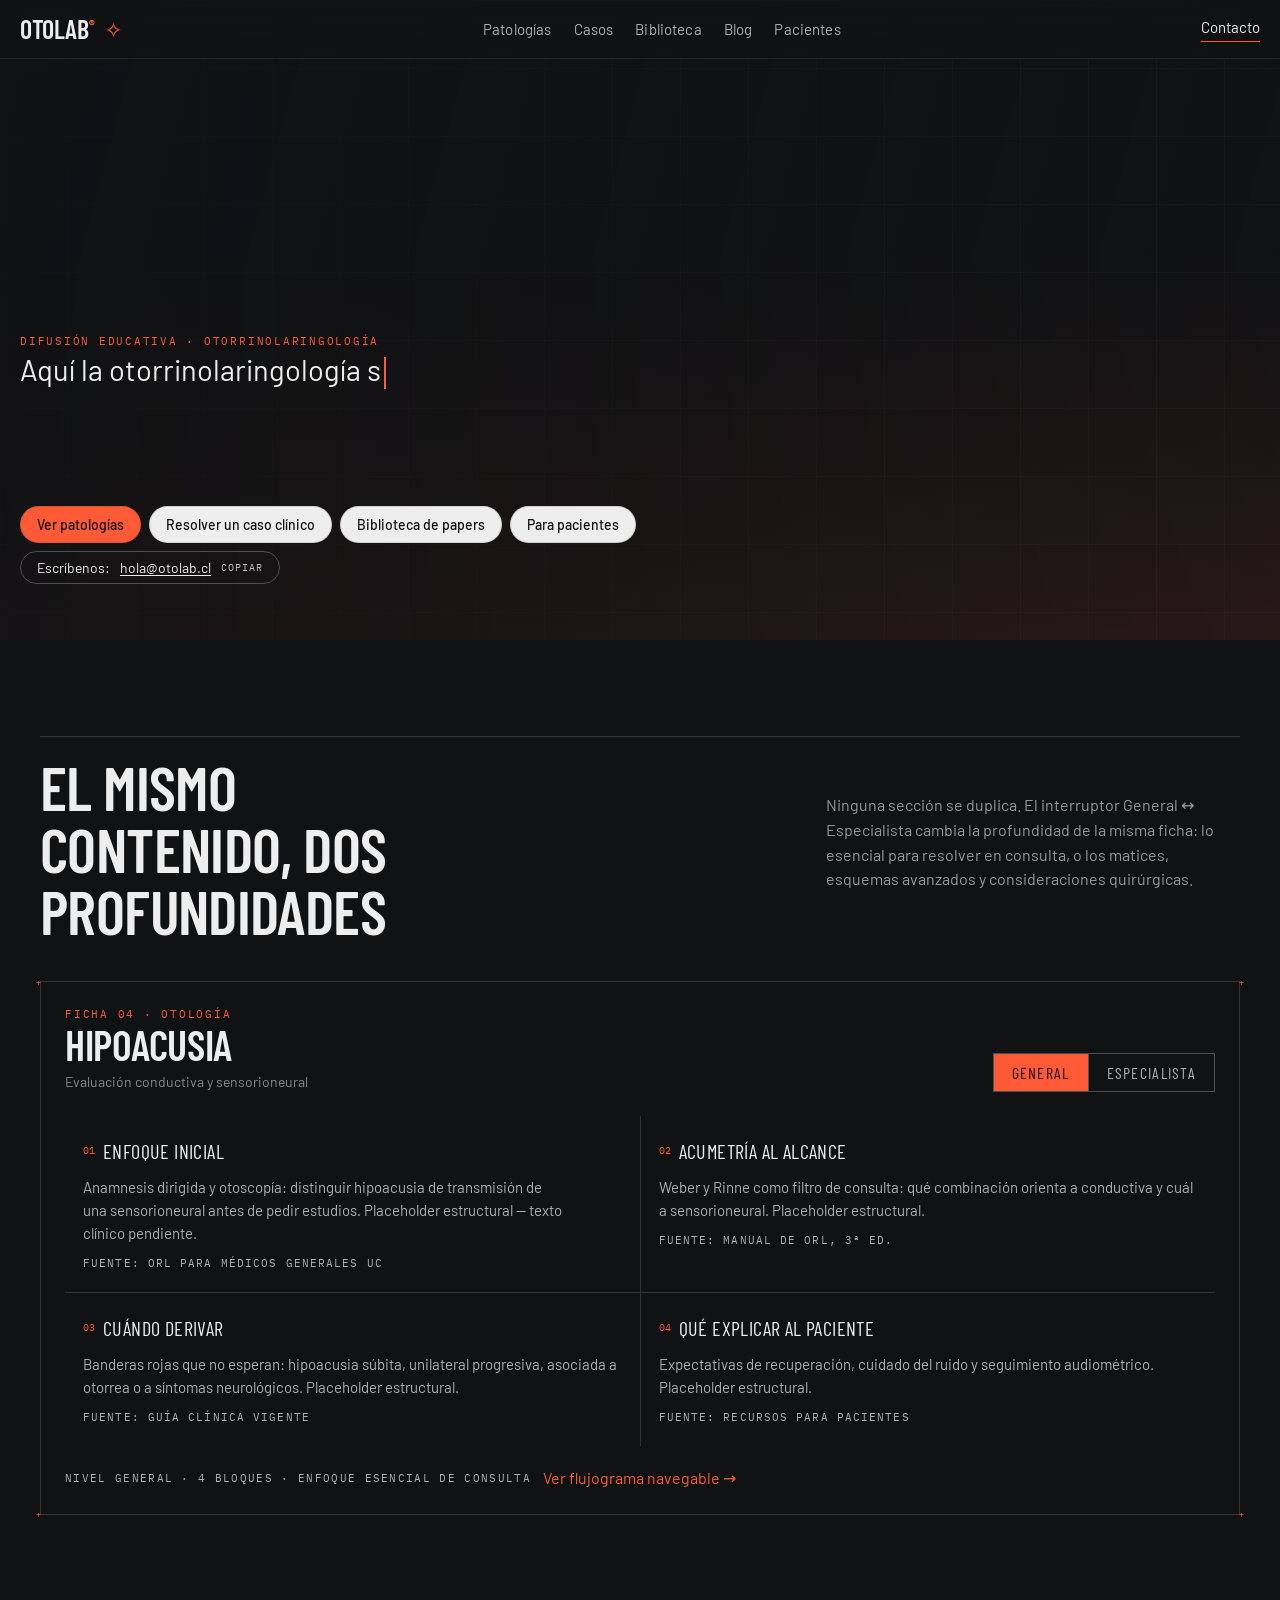
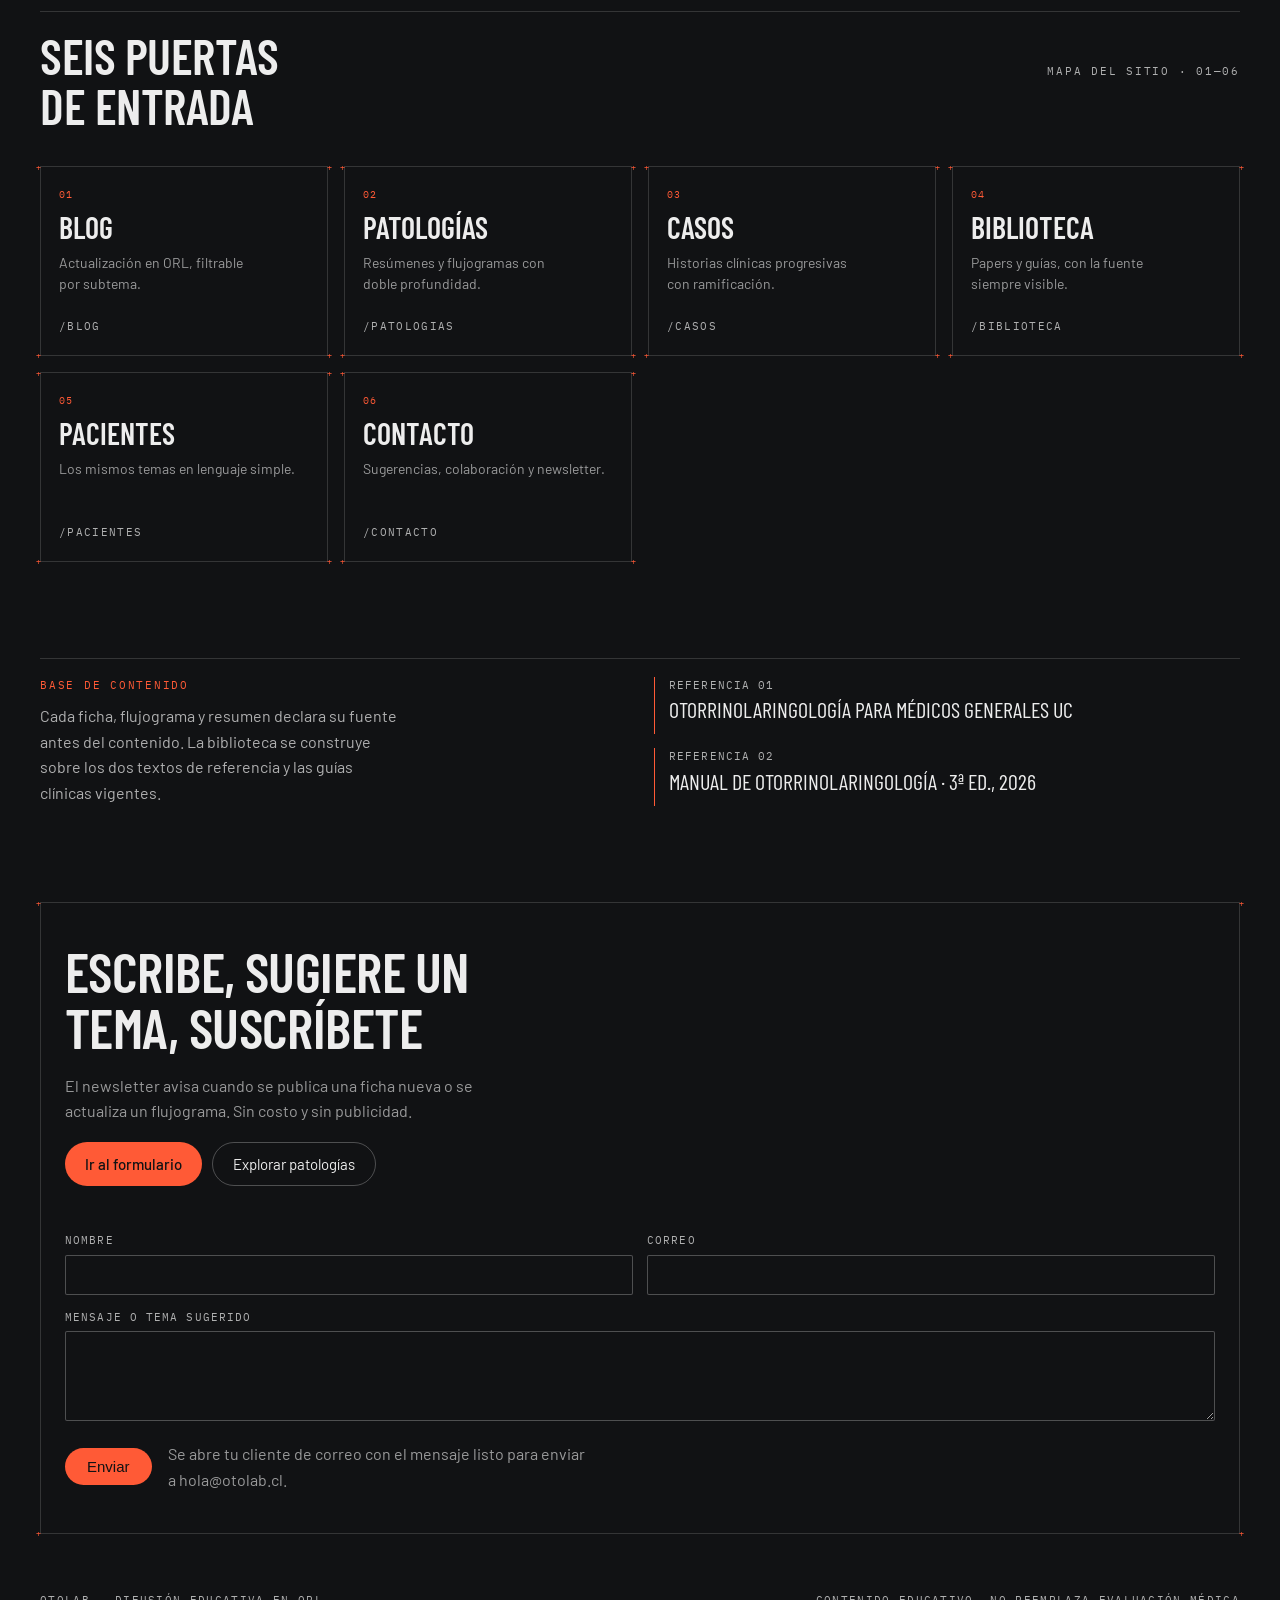
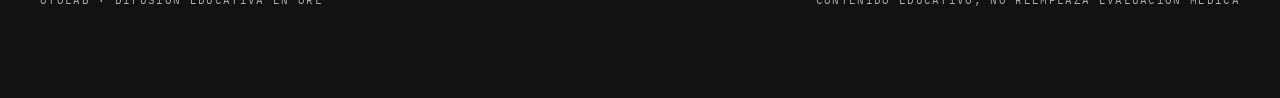
<file: index.html>
<!DOCTYPE html>
<html lang="es">
<head>
<meta charset="utf-8">
<meta name="viewport" content="width=device-width, initial-scale=1">
<title>Otolab — Un laboratorio abierto de ORL</title>
<meta name="description" content="Otolab: fichas, casos y biblioteca de otorrinolaringología en dos niveles de lectura, general y especialista.">
<link rel="preconnect" href="https://fonts.googleapis.com">
<link rel="preconnect" href="https://fonts.gstatic.com" crossorigin>
<link href="https://fonts.googleapis.com/css2?family=Barlow+Condensed:wght@400;500;600;700&family=Barlow:wght@300;400;500;600&family=IBM+Plex+Mono:wght@400;500&display=swap" rel="stylesheet">
<link rel="stylesheet" href="styles.css">
</head>
<body style="--ac:#FF5A36;">

<nav class="nav nav--hero">
  <div class="logo">
    <strong>Otolab<sup>&reg;</sup></strong>
    <span class="spark" aria-hidden="true">&#10023;&#xFE0E;</span>
  </div>
  <div class="nav-links">
    <a href="#patologias">Patologías</a>
    <a href="#casos">Casos</a>
    <a href="#biblioteca">Biblioteca</a>
    <a href="blog.html">Blog</a>
    <a href="pacientes.html">Pacientes</a>
  </div>
  <a href="#contacto" class="nav-cta">Contacto</a>
  <button type="button" class="burger" data-burger aria-label="Abrir menú" aria-expanded="false">
    <i></i><i></i><i></i>
  </button>
</nav>

<div class="menu-overlay" data-menu-overlay>
  <a href="#patologias">Patologías</a>
  <a href="#casos">Casos clínicos</a>
  <a href="#biblioteca">Biblioteca</a>
  <a href="blog.html">Blog</a>
  <a href="pacientes.html">Pacientes</a>
  <a href="#contacto" class="accent">Contacto</a>
</div>

<header class="hero">
  <div class="hero-grid" aria-hidden="true"></div>
  <div class="hero-fade" aria-hidden="true"></div>
  <div class="hero-scan" aria-hidden="true"></div>
  <div class="hero-inner">
    <div class="hero-copy">
      <div class="eyebrow">Difusión educativa · Otorrinolaringología</div>
      <p class="hero-line" id="typed-line" aria-live="polite"><span id="typed-text"></span><span class="hero-cursor" id="typed-cursor"></span></p>
      <div class="pills">
        <a href="#patologias" class="pill pill--solid">Ver patologías</a>
        <a href="#casos" class="pill pill--ghost">Resolver un caso clínico</a>
        <a href="#biblioteca" class="pill pill--ghost">Biblioteca de papers</a>
        <a href="pacientes.html" class="pill pill--ghost">Para pacientes</a>
        <button type="button" class="pill pill--outline" data-copy-email>Escríbenos: <u>hola@otolab.cl</u><span class="tag" data-copy-label>COPIAR</span></button>
      </div>
    </div>
  </div>
</header>

<main>

<section id="patologias" class="wrap">
  <div class="section-head" data-reveal>
    <h2>El mismo contenido, dos profundidades</h2>
    <p>Ninguna sección se duplica. El interruptor General ↔ Especialista cambia la profundidad de la misma ficha: lo esencial para resolver en consulta, o los matices, esquemas avanzados y consideraciones quirúrgicas.</p>
  </div>

  <div class="frame ficha" data-reveal>
    <div class="ficha-head">
      <div>
        <div class="eyebrow">Ficha 04 · Otología</div>
        <h3>Hipoacusia</h3>
        <div class="ficha-sub">Evaluación conductiva y sensorioneural</div>
      </div>
      <div class="toggle" role="group" aria-label="Nivel de lectura">
        <button type="button" id="btn-general" aria-pressed="true">General</button>
        <button type="button" id="btn-especialista" aria-pressed="false">Especialista</button>
      </div>
    </div>

    <div class="ficha-grid" id="ficha-grid"></div>

    <div class="ficha-foot">
      <span class="note" id="ficha-nota">Nivel general · 4 bloques · enfoque esencial de consulta</span>
      <a href="#patologias">Ver flujograma navegable →</a>
    </div>
  </div>
</section>

<section id="casos" class="wrap">
  <div class="section-head" style="margin-bottom:36px;" data-reveal>
    <h2 style="font-size:clamp(30px,5vw,50px);">Seis puertas de entrada</h2>
    <span class="eyebrow" style="color:var(--fg-70);">Mapa del sitio · 01—06</span>
  </div>
  <div class="card-grid">
    <a href="blog.html" class="frame card" data-reveal>
      <span class="num">01</span>
      <span class="title">Blog</span>
      <span class="line">Actualización en ORL, filtrable por subtema.</span>
      <span class="route">/blog</span>
    </a>
    <a href="#patologias" class="frame card" data-reveal>
      <span class="num">02</span>
      <span class="title">Patologías</span>
      <span class="line">Resúmenes y flujogramas con doble profundidad.</span>
      <span class="route">/patologias</span>
    </a>
    <a href="#casos" class="frame card" data-reveal>
      <span class="num">03</span>
      <span class="title">Casos</span>
      <span class="line">Historias clínicas progresivas con ramificación.</span>
      <span class="route">/casos</span>
    </a>
    <a href="#biblioteca" class="frame card" data-reveal>
      <span class="num">04</span>
      <span class="title">Biblioteca</span>
      <span class="line">Papers y guías, con la fuente siempre visible.</span>
      <span class="route">/biblioteca</span>
    </a>
    <a href="pacientes.html" class="frame card" data-reveal>
      <span class="num">05</span>
      <span class="title">Pacientes</span>
      <span class="line">Los mismos temas en lenguaje simple.</span>
      <span class="route">/pacientes</span>
    </a>
    <a href="#contacto" class="frame card" data-reveal>
      <span class="num">06</span>
      <span class="title">Contacto</span>
      <span class="line">Sugerencias, colaboración y newsletter.</span>
      <span class="route">/contacto</span>
    </a>
  </div>
</section>

<section id="biblioteca" class="wrap">
  <div class="library" data-reveal>
    <div>
      <div class="eyebrow" style="margin-bottom:10px;">Base de contenido</div>
      <p>Cada ficha, flujograma y resumen declara su fuente antes del contenido. La biblioteca se construye sobre los dos textos de referencia y las guías clínicas vigentes.</p>
    </div>
    <div class="refs">
      <div class="ref">
        <div class="label">Referencia 01</div>
        <div class="title">Otorrinolaringología para Médicos Generales UC</div>
      </div>
      <div class="ref">
        <div class="label">Referencia 02</div>
        <div class="title">Manual de Otorrinolaringología · 3ª ed., 2026</div>
      </div>
    </div>
  </div>
</section>

<section id="contacto" class="wrap" style="padding-bottom:0;">
  <div class="frame contact-box" data-reveal>
    <h2>Escribe, sugiere un tema, suscríbete</h2>
    <p>El newsletter avisa cuando se publica una ficha nueva o se actualiza un flujograma. Sin costo y sin publicidad.</p>
    <div class="contact-actions">
      <a href="#contacto-form" class="btn btn--solid">Ir al formulario</a>
      <a href="#patologias" class="btn btn--outline">Explorar patologías</a>
    </div>

    <form class="contact-form" id="contacto-form" data-contact-form>
      <div>
        <label for="cf-name">Nombre</label>
        <input type="text" id="cf-name" name="name" autocomplete="name" required>
      </div>
      <div>
        <label for="cf-email">Correo</label>
        <input type="email" id="cf-email" name="email" autocomplete="email" required>
      </div>
      <div class="field-full">
        <label for="cf-message">Mensaje o tema sugerido</label>
        <textarea id="cf-message" name="message" required></textarea>
      </div>
      <div class="field-full" style="display:flex; align-items:center; gap:16px; flex-wrap:wrap;">
        <button type="submit">Enviar</button>
        <p class="form-note">Se abre tu cliente de correo con el mensaje listo para enviar a hola@otolab.cl.</p>
      </div>
    </form>
  </div>
  <div class="foot-line">
    <span>Otolab · Difusión educativa en ORL</span>
    <span>Contenido educativo, no reemplaza evaluación médica</span>
  </div>
</section>

</main>

<script src="script.js"></script>
<script>
(function () {
  "use strict";

  var TEXTO = "Aquí la otorrinolaringología se lee en dos niveles. Elige el tuyo y empecemos.";
  var typedEl = document.getElementById("typed-text");
  var cursorEl = document.getElementById("typed-cursor");
  var i = 0;
  setTimeout(function () {
    var timer = setInterval(function () {
      i++;
      typedEl.textContent = TEXTO.slice(0, i);
      if (i >= TEXTO.length) {
        clearInterval(timer);
        cursorEl.style.display = "none";
      }
    }, 38);
  }, 500);

  var GENERAL = [
    { num: "01", titulo: "Enfoque inicial", texto: "Anamnesis dirigida y otoscopía: distinguir hipoacusia de transmisión de una sensorioneural antes de pedir estudios. Placeholder estructural — texto clínico pendiente.", fuente: "Fuente: ORL para Médicos Generales UC" },
    { num: "02", titulo: "Acumetría al alcance", texto: "Weber y Rinne como filtro de consulta: qué combinación orienta a conductiva y cuál a sensorioneural. Placeholder estructural.", fuente: "Fuente: Manual de ORL, 3ª ed." },
    { num: "03", titulo: "Cuándo derivar", texto: "Banderas rojas que no esperan: hipoacusia súbita, unilateral progresiva, asociada a otorrea o a síntomas neurológicos. Placeholder estructural.", fuente: "Fuente: guía clínica vigente" },
    { num: "04", titulo: "Qué explicar al paciente", texto: "Expectativas de recuperación, cuidado del ruido y seguimiento audiométrico. Placeholder estructural.", fuente: "Fuente: recursos para pacientes" }
  ];
  var ESPECIALISTA = [
    { num: "01", titulo: "Enfoque inicial", texto: "Anamnesis dirigida y otoscopía, más caracterización topográfica de la lesión y correlación con timpanometría. Placeholder estructural — texto clínico pendiente.", fuente: "Fuente: ORL para Médicos Generales UC" },
    { num: "02", titulo: "Audiometría e impedanciometría", texto: "Lectura de curvas, GAP óseo-aéreo, tipos de curva timpanométrica y reflejo estapedial; discordancias que obligan a repetir el estudio. Placeholder estructural.", fuente: "Fuente: Manual de ORL, 3ª ed." },
    { num: "03", titulo: "Estudio complementario", texto: "Potenciales evocados auditivos de tronco, emisiones otoacústicas e imagen (TC de oído vs. RM de CAI) según sospecha. Placeholder estructural.", fuente: "Fuente: guía clínica vigente" },
    { num: "04", titulo: "Manejo avanzado y quirúrgico", texto: "Corticoides sistémicos e intratimpánicos en súbita, timpanoplastía y osiculoplastía, indicaciones de implante osteointegrado y coclear. Placeholder estructural.", fuente: "Fuente: Manual de ORL, 3ª ed." },
    { num: "05", titulo: "Matices y errores frecuentes", texto: "Pseudo-conductivas, hipoacusia no orgánica y seguimiento a largo plazo. Placeholder estructural.", fuente: "Fuente: revisión pendiente" }
  ];

  var grid = document.getElementById("ficha-grid");
  var nota = document.getElementById("ficha-nota");
  var btnGeneral = document.getElementById("btn-general");
  var btnEsp = document.getElementById("btn-especialista");

  function renderFicha(nivel) {
    var bloques = nivel === "especialista" ? ESPECIALISTA : GENERAL;
    grid.innerHTML = bloques.map(function (b) {
      return '<div class="ficha-block">' +
        '<div style="display:flex; align-items:center; gap:8px;">' +
          '<span class="num">' + b.num + '</span>' +
          '<span class="titulo">' + b.titulo + '</span>' +
        '</div>' +
        '<p>' + b.texto + '</p>' +
        '<div class="fuente">' + b.fuente + '</div>' +
      '</div>';
    }).join("");
    nota.textContent = nivel === "especialista"
      ? "Nivel especialista · 5 bloques · matices y manejo quirúrgico"
      : "Nivel general · 4 bloques · enfoque esencial de consulta";
    btnGeneral.setAttribute("aria-pressed", String(nivel === "general"));
    btnEsp.setAttribute("aria-pressed", String(nivel === "especialista"));
    grid.style.animation = "none";
    void grid.offsetHeight;
    grid.style.animation = "ot-fade-up .4s cubic-bezier(.2,.7,.3,1) both";
  }

  btnGeneral.addEventListener("click", function () { renderFicha("general"); });
  btnEsp.addEventListener("click", function () { renderFicha("especialista"); });
  renderFicha("general");
})();
</script>
</body>
</html>
</file>
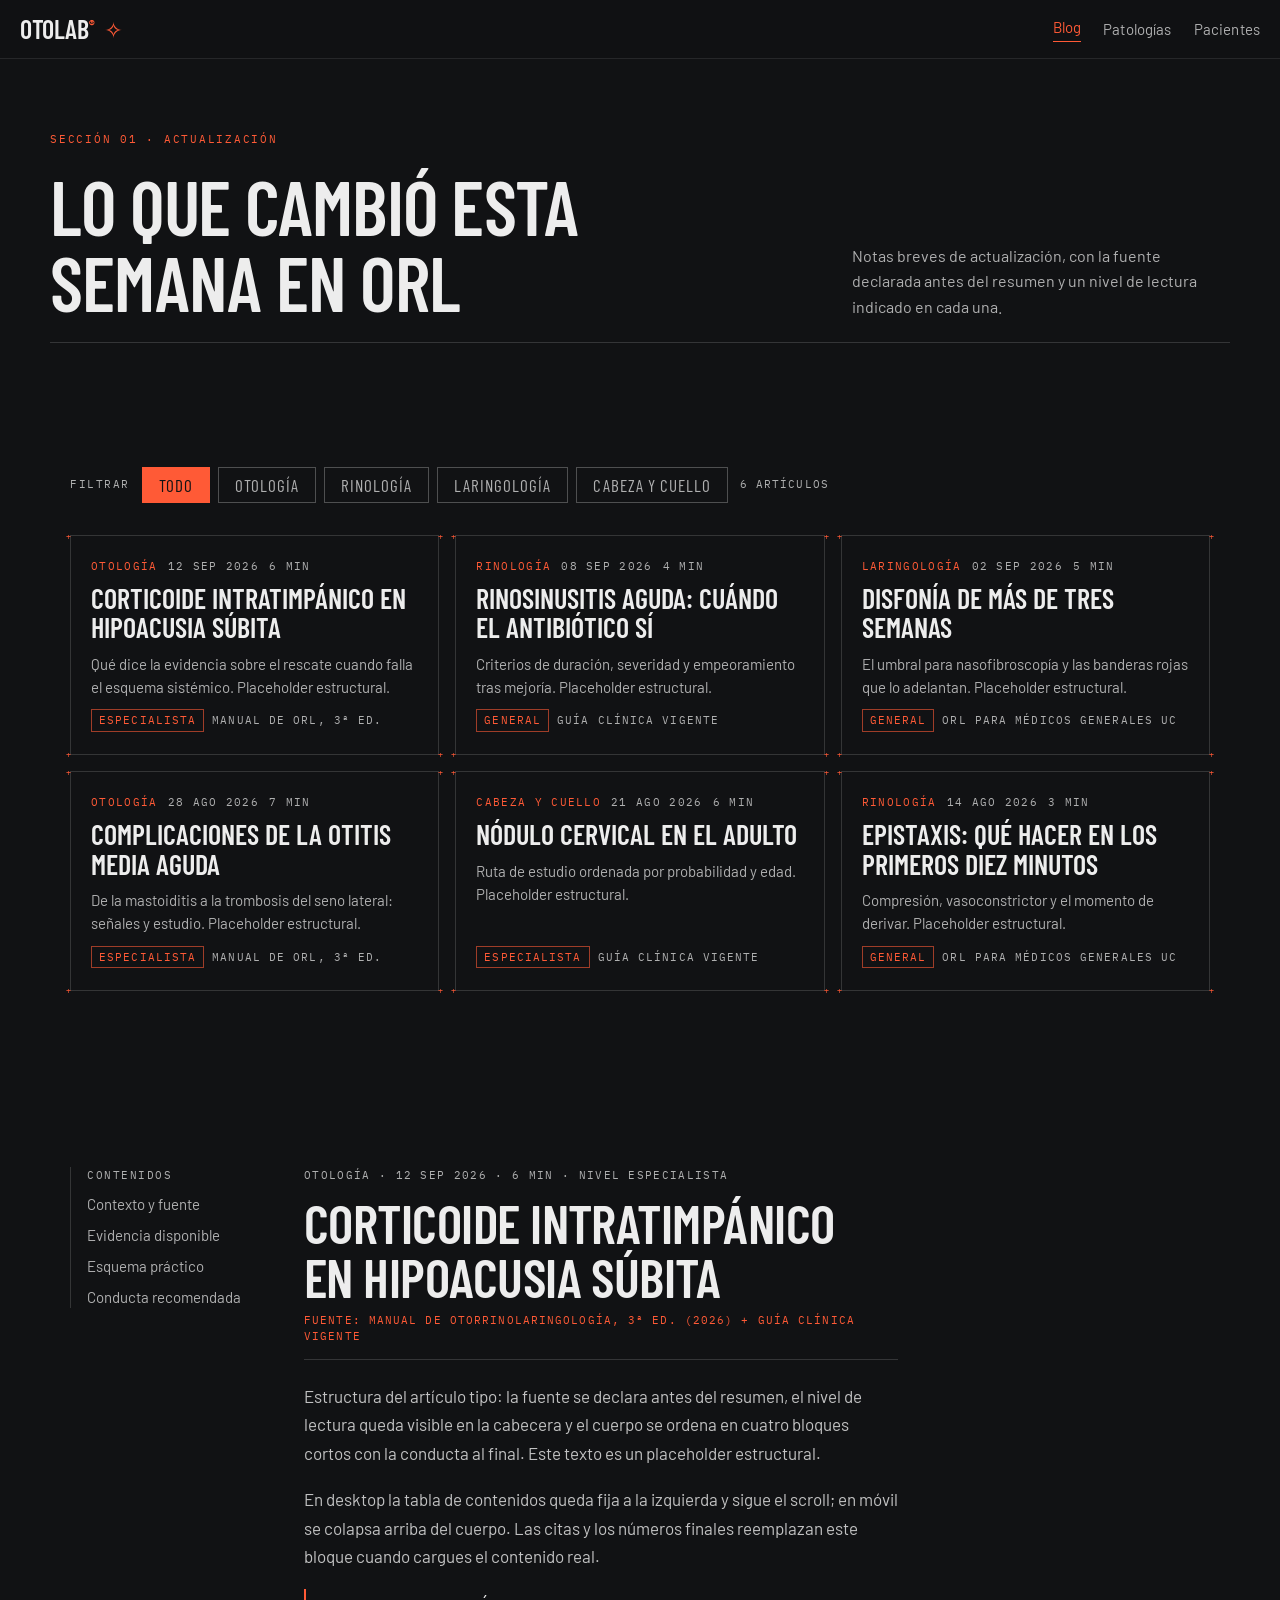
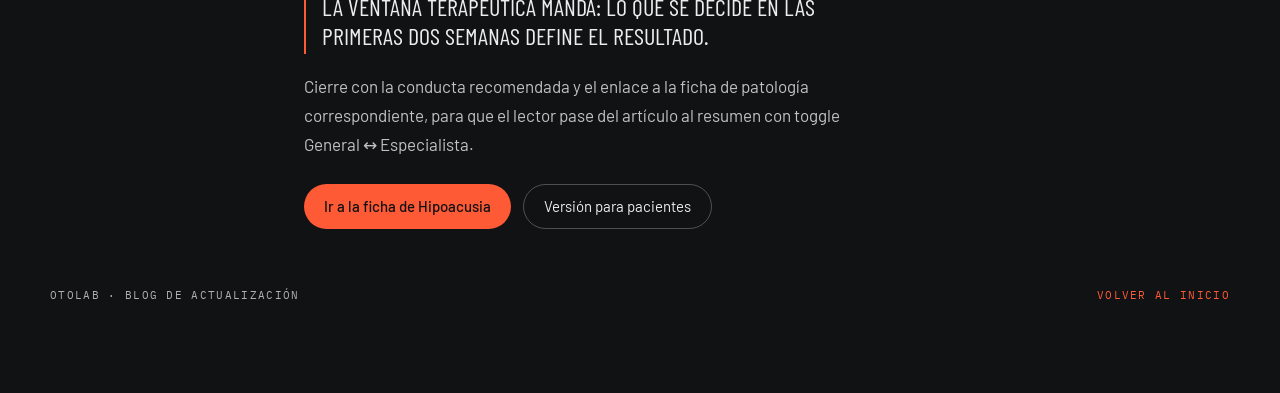
<file: blog.html>
<!DOCTYPE html>
<html lang="es">
<head>
<meta charset="utf-8">
<meta name="viewport" content="width=device-width, initial-scale=1">
<title>Blog de actualización en ORL — Otolab</title>
<meta name="description" content="Notas breves de actualización en otorrinolaringología, con fuente declarada y nivel de lectura en cada una.">
<link rel="preconnect" href="https://fonts.googleapis.com">
<link rel="preconnect" href="https://fonts.gstatic.com" crossorigin>
<link href="https://fonts.googleapis.com/css2?family=Barlow+Condensed:wght@400;500;600;700&family=Barlow:wght@300;400;500;600&family=IBM+Plex+Mono:wght@400;500&display=swap" rel="stylesheet">
<link rel="stylesheet" href="styles.css">
</head>
<body style="--ac:#FF5A36;">

<nav class="nav">
  <a href="index.html" class="logo">
    <strong>Otolab<sup>&reg;</sup></strong>
    <span class="spark" aria-hidden="true">&#10023;&#xFE0E;</span>
  </a>
  <div class="nav-links" style="display:flex;">
    <span class="current">Blog</span>
    <a href="index.html#patologias">Patologías</a>
    <a href="pacientes.html">Pacientes</a>
  </div>
</nav>

<main>

<header class="wrap wrap--narrow blog-header">
  <div class="eyebrow" style="margin-bottom:20px;">Sección 01 · Actualización</div>
  <div class="row">
    <h1>Lo que cambió esta semana en ORL</h1>
    <p>Notas breves de actualización, con la fuente declarada antes del resumen y un nivel de lectura indicado en cada una.</p>
  </div>
</header>

<section class="wrap wrap--narrow">
  <div class="filter-row">
    <span class="filter-label">Filtrar</span>
    <div class="chips" id="chips"></div>
    <span class="chip-count" id="chip-count"></span>
  </div>
</section>

<section class="wrap wrap--narrow post-grid" id="post-grid"></section>

<section id="articulo" class="wrap wrap--narrow">
  <div class="article-grid">
    <aside class="toc">
      <span class="toc-label">Contenidos</span>
      <a href="#articulo">Contexto y fuente</a>
      <a href="#articulo">Evidencia disponible</a>
      <a href="#articulo">Esquema práctico</a>
      <a href="#articulo">Conducta recomendada</a>
    </aside>
    <article class="article">
      <div class="article-meta">Otología · 12 sep 2026 · 6 min · Nivel especialista</div>
      <h2>Corticoide intratimpánico en hipoacusia súbita</h2>
      <div class="article-source">Fuente: Manual de Otorrinolaringología, 3ª ed. (2026) + guía clínica vigente</div>
      <p>Estructura del artículo tipo: la fuente se declara antes del resumen, el nivel de lectura queda visible en la cabecera y el cuerpo se ordena en cuatro bloques cortos con la conducta al final. Este texto es un placeholder estructural.</p>
      <p>En desktop la tabla de contenidos queda fija a la izquierda y sigue el scroll; en móvil se colapsa arriba del cuerpo. Las citas y los números finales reemplazan este bloque cuando cargues el contenido real.</p>
      <blockquote>La ventana terapéutica manda: lo que se decide en las primeras dos semanas define el resultado.</blockquote>
      <p>Cierre con la conducta recomendada y el enlace a la ficha de patología correspondiente, para que el lector pase del artículo al resumen con toggle General ↔ Especialista.</p>
      <div class="article-actions">
        <a href="index.html#patologias" class="btn btn--solid">Ir a la ficha de Hipoacusia</a>
        <a href="pacientes.html" class="btn btn--outline">Versión para pacientes</a>
      </div>
    </article>
  </div>
</section>

<footer class="wrap wrap--narrow foot-line">
  <span>Otolab · Blog de actualización</span>
  <a href="index.html">Volver al inicio</a>
</footer>

</main>

<script src="script.js"></script>
<script>
(function () {
  "use strict";

  var SUBTEMAS = ["Todo", "Otología", "Rinología", "Laringología", "Cabeza y cuello"];
  var POSTS = [
    { tema: "Otología", fecha: "12 sep 2026", min: "6 min", nivel: "Especialista", titulo: "Corticoide intratimpánico en hipoacusia súbita", bajada: "Qué dice la evidencia sobre el rescate cuando falla el esquema sistémico. Placeholder estructural.", fuente: "Manual de ORL, 3ª ed." },
    { tema: "Rinología", fecha: "08 sep 2026", min: "4 min", nivel: "General", titulo: "Rinosinusitis aguda: cuándo el antibiótico sí", bajada: "Criterios de duración, severidad y empeoramiento tras mejoría. Placeholder estructural.", fuente: "Guía clínica vigente" },
    { tema: "Laringología", fecha: "02 sep 2026", min: "5 min", nivel: "General", titulo: "Disfonía de más de tres semanas", bajada: "El umbral para nasofibroscopía y las banderas rojas que lo adelantan. Placeholder estructural.", fuente: "ORL para Médicos Generales UC" },
    { tema: "Otología", fecha: "28 ago 2026", min: "7 min", nivel: "Especialista", titulo: "Complicaciones de la otitis media aguda", bajada: "De la mastoiditis a la trombosis del seno lateral: señales y estudio. Placeholder estructural.", fuente: "Manual de ORL, 3ª ed." },
    { tema: "Cabeza y cuello", fecha: "21 ago 2026", min: "6 min", nivel: "Especialista", titulo: "Nódulo cervical en el adulto", bajada: "Ruta de estudio ordenada por probabilidad y edad. Placeholder estructural.", fuente: "Guía clínica vigente" },
    { tema: "Rinología", fecha: "14 ago 2026", min: "3 min", nivel: "General", titulo: "Epistaxis: qué hacer en los primeros diez minutos", bajada: "Compresión, vasoconstrictor y el momento de derivar. Placeholder estructural.", fuente: "ORL para Médicos Generales UC" }
  ];

  var chipsEl = document.getElementById("chips");
  var countEl = document.getElementById("chip-count");
  var gridEl = document.getElementById("post-grid");
  var filtro = "Todo";

  function esc(s) { return String(s).replace(/[&<>]/g, function (c) { return { "&": "&amp;", "<": "&lt;", ">": "&gt;" }[c]; }); }

  function renderChips() {
    chipsEl.innerHTML = SUBTEMAS.map(function (t) {
      return '<button type="button" class="chip" data-chip="' + esc(t) + '" aria-pressed="' + (t === filtro) + '">' + esc(t) + '</button>';
    }).join("");
    chipsEl.querySelectorAll("[data-chip]").forEach(function (btn) {
      btn.addEventListener("click", function () {
        filtro = btn.getAttribute("data-chip");
        renderChips();
        renderPosts();
      });
    });
  }

  function renderPosts() {
    var posts = filtro === "Todo" ? POSTS : POSTS.filter(function (p) { return p.tema === filtro; });
    countEl.textContent = posts.length === 1 ? "1 artículo" : posts.length + " artículos";
    gridEl.innerHTML = posts.map(function (p) {
      return '<a href="#articulo" class="frame card post-card">' +
        '<div class="post-meta"><span class="tema">' + esc(p.tema) + '</span><span>' + esc(p.fecha) + '</span><span>' + esc(p.min) + '</span></div>' +
        '<span class="post-title">' + esc(p.titulo) + '</span>' +
        '<span class="post-bajada">' + esc(p.bajada) + '</span>' +
        '<span class="post-foot"><i class="nivel-tag">' + esc(p.nivel) + '</i>' + esc(p.fuente) + '</span>' +
      '</a>';
    }).join("");
    gridEl.style.animation = "none";
    void gridEl.offsetHeight;
    gridEl.style.animation = "ot-fade-up .38s cubic-bezier(.2,.7,.3,1) both";
    if (window.__otolabAddCorners) window.__otolabAddCorners(gridEl);
  }

  renderChips();
  renderPosts();
})();
</script>
</body>
</html>
</file>
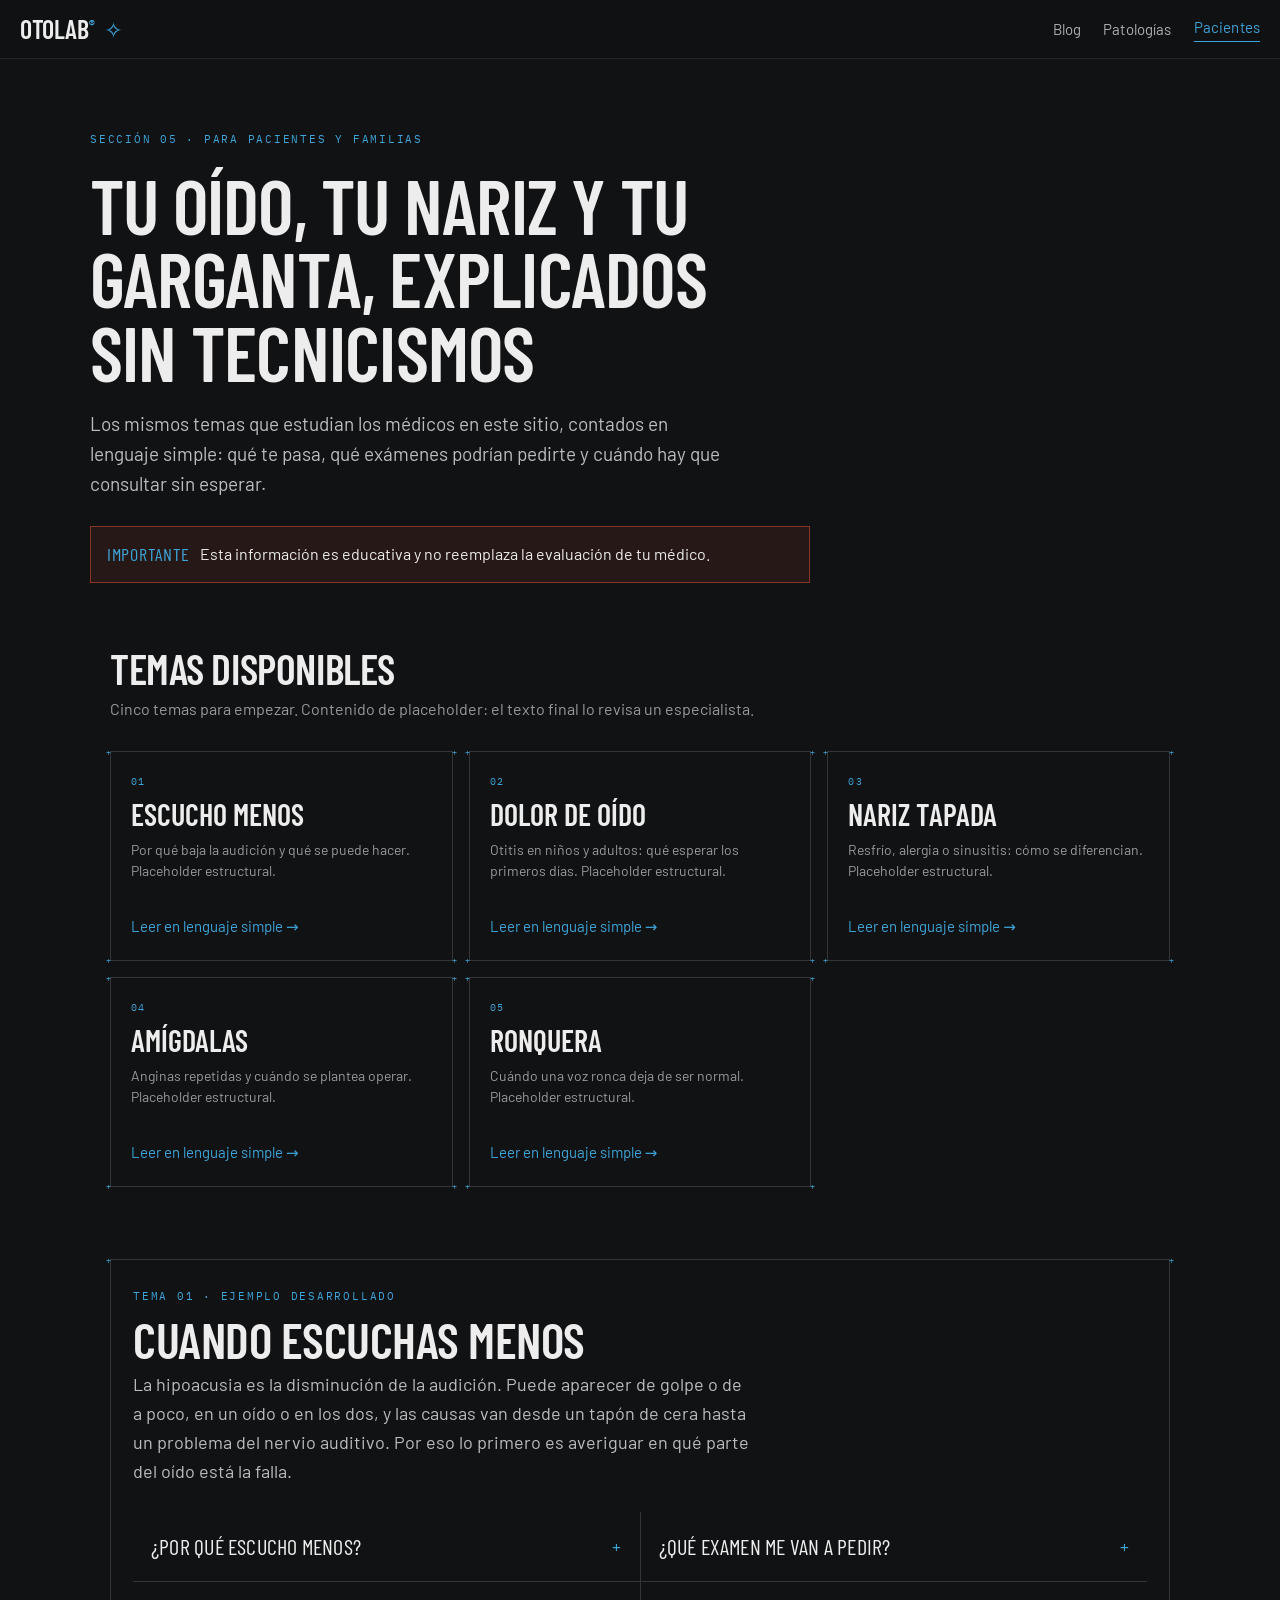
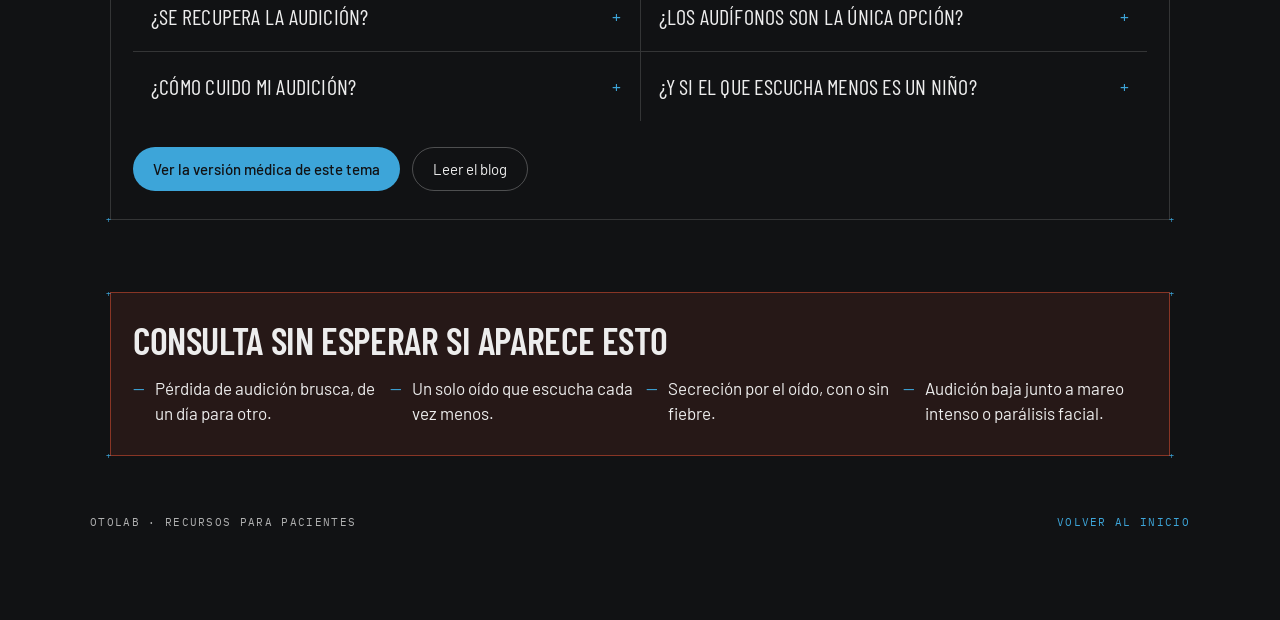
<file: pacientes.html>
<!DOCTYPE html>
<html lang="es">
<head>
<meta charset="utf-8">
<meta name="viewport" content="width=device-width, initial-scale=1">
<title>Recursos para pacientes — Otolab</title>
<meta name="description" content="Otorrinolaringología explicada sin tecnicismos: qué te pasa, qué exámenes podrían pedirte y cuándo consultar sin esperar.">
<link rel="preconnect" href="https://fonts.googleapis.com">
<link rel="preconnect" href="https://fonts.gstatic.com" crossorigin>
<link href="https://fonts.googleapis.com/css2?family=Barlow+Condensed:wght@400;500;600;700&family=Barlow:wght@300;400;500;600&family=IBM+Plex+Mono:wght@400;500&display=swap" rel="stylesheet">
<link rel="stylesheet" href="styles.css">
</head>
<body style="--ac:#3DA5D9;">

<nav class="nav">
  <a href="index.html" class="logo">
    <strong>Otolab<sup>&reg;</sup></strong>
    <span class="spark" aria-hidden="true">&#10023;&#xFE0E;</span>
  </a>
  <div class="nav-links" style="display:flex;">
    <a href="blog.html">Blog</a>
    <a href="index.html#patologias">Patologías</a>
    <span class="current">Pacientes</span>
  </div>
</nav>

<main>

<header class="wrap wrap--article" style="padding:72px 0 0;">
  <div class="eyebrow" style="margin-bottom:20px;">Sección 05 · Para pacientes y familias</div>
  <h1 style="font-size:clamp(38px,7vw,76px); line-height:.97; max-width:22ch; margin-bottom:20px;">Tu oído, tu nariz y tu garganta, explicados sin tecnicismos</h1>
  <p style="margin:0; max-width:58ch; font-size:19px; line-height:1.6; color:rgba(237,237,237,.78); text-wrap:pretty;">Los mismos temas que estudian los médicos en este sitio, contados en lenguaje simple: qué te pasa, qué exámenes podrían pedirte y cuándo hay que consultar sin esperar.</p>
  <div class="callout" style="margin-top:26px;">
    <span class="label">Importante</span>
    <span>Esta información es educativa y no reemplaza la evaluación de tu médico.</span>
  </div>
</header>

<section class="wrap wrap--article" style="padding-top:64px;">
  <h2 style="font-size:clamp(28px,4.4vw,42px); margin-bottom:8px;">Temas disponibles</h2>
  <p class="temas-intro">Cinco temas para empezar. Contenido de placeholder: el texto final lo revisa un especialista.</p>
  <div class="card-grid">
    <a href="#ficha" class="frame card" data-reveal>
      <span class="num">01</span>
      <span class="title">Escucho menos</span>
      <span class="line">Por qué baja la audición y qué se puede hacer. Placeholder estructural.</span>
      <span class="cta">Leer en lenguaje simple →</span>
    </a>
    <a href="#ficha" class="frame card" data-reveal>
      <span class="num">02</span>
      <span class="title">Dolor de oído</span>
      <span class="line">Otitis en niños y adultos: qué esperar los primeros días. Placeholder estructural.</span>
      <span class="cta">Leer en lenguaje simple →</span>
    </a>
    <a href="#ficha" class="frame card" data-reveal>
      <span class="num">03</span>
      <span class="title">Nariz tapada</span>
      <span class="line">Resfrío, alergia o sinusitis: cómo se diferencian. Placeholder estructural.</span>
      <span class="cta">Leer en lenguaje simple →</span>
    </a>
    <a href="#ficha" class="frame card" data-reveal>
      <span class="num">04</span>
      <span class="title">Amígdalas</span>
      <span class="line">Anginas repetidas y cuándo se plantea operar. Placeholder estructural.</span>
      <span class="cta">Leer en lenguaje simple →</span>
    </a>
    <a href="#ficha" class="frame card" data-reveal>
      <span class="num">05</span>
      <span class="title">Ronquera</span>
      <span class="line">Cuándo una voz ronca deja de ser normal. Placeholder estructural.</span>
      <span class="cta">Leer en lenguaje simple →</span>
    </a>
  </div>
</section>

<section id="ficha" class="wrap wrap--article" style="padding-top:72px;">
  <div class="frame ficha-pac" data-reveal>
    <div class="eyebrow" style="margin-bottom:10px;">Tema 01 · Ejemplo desarrollado</div>
    <h2>Cuando escuchas menos</h2>
    <p>La hipoacusia es la disminución de la audición. Puede aparecer de golpe o de a poco, en un oído o en los dos, y las causas van desde un tapón de cera hasta un problema del nervio auditivo. Por eso lo primero es averiguar en qué parte del oído está la falla.</p>

    <div class="faq-grid">
      <details>
        <summary>¿Por qué escucho menos?</summary>
        <p>Puede ser algo que bloquea el paso del sonido (cera, líquido detrás del tímpano, una perforación) o algo del oído interno y su nervio. Son dos grupos distintos y se tratan de forma distinta. Texto de placeholder, pendiente de revisión.</p>
      </details>
      <details>
        <summary>¿Qué examen me van a pedir?</summary>
        <p>Lo habitual es mirar el oído con un otoscopio y hacer una audiometría: te pones audífonos en una cabina y levantas la mano cuando escuchas un tono. No duele y dura unos 20 minutos. Texto de placeholder.</p>
      </details>
      <details>
        <summary>¿Se recupera la audición?</summary>
        <p>Depende de la causa. Un tapón o un líquido suelen resolverse; una pérdida del oído interno rara vez se revierte, pero hay tratamientos y audífonos que ayudan mucho. Texto de placeholder.</p>
      </details>
      <details>
        <summary>¿Los audífonos son la única opción?</summary>
        <p>No. Según el caso hay cirugías del oído medio, implantes que conducen el sonido por el hueso e implante coclear cuando la pérdida es profunda. Texto de placeholder.</p>
      </details>
      <details>
        <summary>¿Cómo cuido mi audición?</summary>
        <p>Bajar el volumen de los audífonos, usar protección en ambientes ruidosos y no introducir objetos en el oído. Texto de placeholder.</p>
      </details>
      <details>
        <summary>¿Y si el que escucha menos es un niño?</summary>
        <p>En niños la sospecha suele venir del colegio o del retraso en el habla. Se estudia igual, con pruebas adaptadas a la edad, y conviene no postergarlo porque la audición sostiene el lenguaje. Texto de placeholder.</p>
      </details>
    </div>

    <div class="article-actions">
      <a href="index.html#patologias" class="btn btn--solid">Ver la versión médica de este tema</a>
      <a href="blog.html" class="btn btn--outline">Leer el blog</a>
    </div>
  </div>
</section>

<section class="wrap wrap--article" style="padding-top:72px;">
  <div class="frame alert-box" data-reveal>
    <h2>Consulta sin esperar si aparece esto</h2>
    <ul class="alert-list">
      <li>Pérdida de audición brusca, de un día para otro.</li>
      <li>Un solo oído que escucha cada vez menos.</li>
      <li>Secreción por el oído, con o sin fiebre.</li>
      <li>Audición baja junto a mareo intenso o parálisis facial.</li>
    </ul>
  </div>
</section>

<footer class="wrap wrap--article foot-line">
  <span>Otolab · Recursos para pacientes</span>
  <a href="index.html">Volver al inicio</a>
</footer>

</main>

<script src="script.js"></script>
</body>
</html>
</file>
<file: styles.css>
/* Otolab — dark lab aesthetic. Single deliberate theme (see design notes). */

:root {
  --bg: #111214;
  --panel: #17181b;
  --fg: #EDEDED;
  --fg-70: rgba(237,237,237,0.72);
  --fg-60: rgba(237,237,237,0.62);
  --fg-55: rgba(237,237,237,0.55);
  --line: rgba(237,237,237,0.16);
  --line-strong: rgba(237,237,237,0.28);
  --ac: #FF5A36;
  --ac-9: color-mix(in srgb, var(--ac) 9%, transparent);
  --ac-45: color-mix(in srgb, var(--ac) 45%, transparent);
}

* { box-sizing: border-box; }
html { color-scheme: dark; }
html, body { margin: 0; padding: 0; }
body {
  background: var(--bg);
  color: var(--fg);
  font-family: "Barlow", system-ui, sans-serif;
  -webkit-font-smoothing: antialiased;
  line-height: 1.5;
}
img { max-width: 100%; }
a { color: var(--ac); text-decoration: none; }
a:hover { color: color-mix(in srgb, var(--ac) 72%, var(--fg)); }
::selection { background: color-mix(in srgb, var(--ac) 35%, transparent); }
:focus-visible { outline: 2px solid var(--ac); outline-offset: 2px; }

@media (prefers-reduced-motion: reduce) {
  *, *::before, *::after { animation-duration: .001ms !important; animation-iteration-count: 1 !important; transition-duration: .001ms !important; }
}

.mono { font-family: "IBM Plex Mono", ui-monospace, monospace; }
.eyebrow {
  font-family: "IBM Plex Mono", ui-monospace, monospace;
  font-size: 11px;
  letter-spacing: 0.16em;
  text-transform: uppercase;
  color: var(--ac);
}
.wrap { max-width: 1240px; margin: 0 auto; padding-inline: 20px; }
.wrap--narrow { max-width: 1180px; }
.wrap--article { max-width: 1100px; }

h1, h2, h3 {
  font-family: "Barlow Condensed", system-ui, sans-serif;
  font-weight: 600;
  text-transform: uppercase;
  letter-spacing: -0.01em;
  line-height: 1;
  margin: 0;
  text-wrap: balance;
}

/* ---------- Nav ---------- */
.nav {
  position: sticky;
  top: 0;
  z-index: 30;
  display: flex;
  align-items: center;
  justify-content: space-between;
  gap: 20px;
  padding: 16px 20px;
  border-bottom: 1px solid rgba(237,237,237,0.10);
  background: rgba(17,18,20,0.92);
  backdrop-filter: blur(8px);
}
.nav--hero {
  position: fixed;
  left: 0; right: 0; top: 0;
  background: linear-gradient(to bottom, rgba(17,18,20,0.92), rgba(17,18,20,0.55));
}
.logo { display: flex; align-items: center; gap: 10px; color: var(--fg); }
.logo strong {
  font-family: "Barlow Condensed", system-ui, sans-serif;
  font-weight: 600; font-size: 26px; line-height: 1;
  letter-spacing: -0.015em; text-transform: uppercase; color: var(--fg);
}
.logo sup { font-size: 13px; vertical-align: super; color: var(--ac); }
.logo .spark { font-size: 22px; line-height: 1; color: var(--ac); }

.nav-links { display: none; align-items: center; gap: 22px; font-size: 15px; letter-spacing: 0.01em; }
.nav-links a { color: var(--fg-70); }
.nav-links a:hover { color: var(--fg); }
.nav-links .current { color: var(--ac); border-bottom: 1px solid var(--ac); padding-bottom: 2px; }
.nav-cta { display: none; font-size: 15px; color: var(--fg); border-bottom: 1px solid var(--ac); padding-bottom: 2px; }
.nav-cta:hover { color: var(--ac); }

.burger {
  display: flex; flex-direction: column; gap: 5px;
  background: none; border: 0; padding: 6px; cursor: pointer;
}
.burger i { display: block; width: 24px; height: 2px; background: var(--fg); transition: transform .3s ease, opacity .3s ease; }
.burger[aria-expanded="true"] i:nth-child(1) { transform: translateY(7px) rotate(45deg); }
.burger[aria-expanded="true"] i:nth-child(2) { opacity: 0; }
.burger[aria-expanded="true"] i:nth-child(3) { transform: translateY(-7px) rotate(-45deg); }

@media (min-width: 900px) {
  .nav-links { display: flex; }
  .nav-cta { display: block; }
  .burger { display: none; }
}

.menu-overlay {
  position: fixed; inset: 0; z-index: 29;
  display: flex; flex-direction: column; justify-content: center; gap: 22px;
  padding: 0 28px;
  background: rgba(10,11,12,0.96);
  backdrop-filter: blur(10px);
  opacity: 0; pointer-events: none;
  transition: opacity .3s ease;
}
.menu-overlay.open { opacity: 1; pointer-events: auto; }
.menu-overlay a {
  font-family: "Barlow Condensed", system-ui, sans-serif;
  font-size: 34px; text-transform: uppercase; color: var(--fg);
}
.menu-overlay a.accent { color: var(--ac); border-bottom: 1px solid var(--ac); align-self: flex-start; }
@media (min-width: 900px) { .menu-overlay { display: none; } }

/* ---------- Hero (landing) ---------- */
.hero {
  position: relative;
  min-height: 640px;
  display: flex; flex-direction: column; justify-content: flex-end;
  padding: 112px 20px 56px;
  overflow: hidden;
}
.hero-grid {
  position: absolute; inset: 0; z-index: 0;
  background-image:
    linear-gradient(rgba(237,237,237,0.055) 1px, transparent 1px),
    linear-gradient(90deg, rgba(237,237,237,0.055) 1px, transparent 1px);
  background-size: 68px 68px;
  animation: ot-drift 24s linear infinite;
}
.hero-fade {
  position: absolute; inset: 0; z-index: 1;
  background:
    linear-gradient(105deg, rgba(17,18,20,0.94) 0%, rgba(17,18,20,0.72) 46%, rgba(17,18,20,0.38) 100%),
    linear-gradient(0deg, color-mix(in srgb, var(--ac) 16%, transparent), transparent 60%);
  pointer-events: none;
}
.hero-scan {
  position: absolute; left: 0; right: 0; top: 0; height: 1px; z-index: 1;
  background: linear-gradient(90deg, transparent, color-mix(in srgb, var(--ac) 60%, transparent), transparent);
  animation: ot-scan 9s linear infinite;
  pointer-events: none;
}
.hero-inner { position: relative; z-index: 2; width: 100%; max-width: 1240px; margin: 0 auto; }
.hero-copy { max-width: 640px; }
.hero-kicker { margin-bottom: 26px; }
.hero-line {
  margin: 0 0 26px; font-size: clamp(20px, 4vw, 29px); line-height: 1.35;
  min-height: 4.5em; color: var(--fg);
}
.hero-cursor {
  display: inline-block; width: 2px; height: 1.1em; background: var(--ac);
  vertical-align: middle; margin-left: 3px; animation: ot-blink 1s step-end infinite;
}
.pills { display: flex; flex-wrap: wrap; gap: 8px; }
.pill {
  display: inline-flex; align-items: center; white-space: nowrap;
  border-radius: 999px; font-size: 14px; padding: 7px 16px;
  border: 1px solid rgba(17,18,20,0.12); transition: background .2s ease, color .2s ease;
}
.pill--solid { background: var(--ac); color: #111214; font-weight: 500; }
.pill--solid:hover { background: var(--fg); color: #111214; }
.pill--ghost { background: var(--fg); color: #111214; font-weight: 500; }
.pill--ghost:hover { background: var(--ac); color: #111214; }
.pill--outline {
  background: transparent; color: var(--fg); border-color: var(--line-strong);
  font-family: "Barlow", system-ui, sans-serif; cursor: pointer; gap: 10px;
}
.pill--outline:hover { background: var(--fg); color: #111214; }
.pill--outline u { text-decoration: underline; text-underline-offset: 2px; }
.pill--outline .tag { font-family: "IBM Plex Mono", ui-monospace, monospace; font-size: 10px; letter-spacing: 0.1em; opacity: .8; }

@keyframes ot-blink { 0%, 100% { opacity: 1 } 50% { opacity: 0 } }
@keyframes ot-fade-up { from { opacity: 0; transform: translateY(10px) } to { opacity: 1; transform: none } }
@keyframes ot-drift { from { background-position: 0 0, 0 0 } to { background-position: 68px 68px, 68px 68px } }
@keyframes ot-scan { from { transform: translateY(-100%) } to { transform: translateY(2400%) } }

[data-reveal] { animation: ot-fade-up .55s cubic-bezier(.2,.7,.3,1) both; }

/* ---------- Sections ---------- */
section { padding: 96px 0 0; }
.section-head {
  display: flex; align-items: baseline; justify-content: space-between; gap: 24px; flex-wrap: wrap;
  border-top: 1px solid var(--line); padding-top: 18px; margin-bottom: 40px;
}
.section-head h2 { font-size: clamp(34px, 6vw, 62px); max-width: 16ch; }
.section-head p { margin: 0; max-width: 46ch; font-size: 16px; line-height: 1.55; color: var(--fg-60); text-wrap: pretty; }

/* corner-marked frame, populated by JS with 4 plus-marks */
.frame { position: relative; border: 1px solid var(--line); }
.corner { position: absolute; font-style: normal; font-size: 10px; line-height: 1; color: var(--ac); pointer-events: none; }
.corner--tl { top: -5px; left: -5px; }
.corner--tr { top: -5px; right: -5px; }
.corner--bl { bottom: -5px; left: -5px; }
.corner--br { bottom: -5px; right: -5px; }

/* Ficha (pathology card) */
.ficha { padding: 24px; }
.ficha-head {
  display: flex; align-items: flex-end; justify-content: space-between; gap: 20px; flex-wrap: wrap;
  margin-bottom: 24px;
}
.ficha-head h3 { font-size: clamp(28px, 4.4vw, 42px); }
.ficha-sub { margin-top: 6px; font-size: 14px; color: var(--fg-55); }
.toggle { display: flex; border: 1px solid var(--line-strong); }
.toggle button {
  font-family: "Barlow Condensed", system-ui, sans-serif; font-size: 16px; letter-spacing: 0.08em;
  text-transform: uppercase; padding: 9px 18px; border: 0; cursor: pointer;
  background: transparent; color: var(--fg-70);
  transition: background .25s ease, color .25s ease;
}
.toggle button + button { border-left: 1px solid var(--line-strong); }
.toggle button[aria-pressed="true"] { background: var(--ac); color: #111214; }

.ficha-grid {
  display: grid; gap: 1px; background: var(--line);
  grid-template-columns: minmax(0, 1fr);
}
@media (min-width: 900px) { .ficha-grid { grid-template-columns: repeat(2, minmax(0, 1fr)); } }
.ficha-block { background: var(--bg); padding: 20px 18px; display: flex; flex-direction: column; gap: 10px; }
.ficha-block .num { font-family: "IBM Plex Mono", ui-monospace, monospace; font-size: 10px; color: var(--ac); }
.ficha-block .titulo { font-family: "Barlow Condensed", system-ui, sans-serif; font-size: 20px; text-transform: uppercase; letter-spacing: 0.02em; }
.ficha-block p { margin: 0; font-size: 15px; line-height: 1.55; color: var(--fg-70); text-wrap: pretty; }
.ficha-block .fuente { font-family: "IBM Plex Mono", ui-monospace, monospace; font-size: 11px; letter-spacing: 0.1em; text-transform: uppercase; color: var(--fg-70); }
.ficha-foot { margin-top: 20px; display: flex; align-items: center; gap: 12px; flex-wrap: wrap; }
.ficha-foot .note { font-family: "IBM Plex Mono", ui-monospace, monospace; font-size: 11px; letter-spacing: 0.12em; text-transform: uppercase; color: var(--fg-70); }

/* Card grids (casos / temas / posts) */
.card-grid { display: grid; gap: 16px; grid-template-columns: repeat(auto-fit, minmax(255px, 1fr)); }
.card {
  position: relative; display: flex; flex-direction: column; gap: 10px;
  min-height: 190px; padding: 20px 18px; color: var(--fg);
  transition: border-color .25s ease, transform .25s ease;
}
.card:hover { border-color: var(--ac); transform: translateY(-3px); color: var(--fg); }
.card .num { font-family: "IBM Plex Mono", ui-monospace, monospace; font-size: 10px; letter-spacing: 0.14em; color: var(--ac); }
.card .title { font-family: "Barlow Condensed", system-ui, sans-serif; font-weight: 600; font-size: 30px; line-height: 1; text-transform: uppercase; }
.card .line { font-size: 14px; line-height: 1.5; color: var(--fg-60); text-wrap: pretty; }
.card .route { margin-top: auto; font-family: "IBM Plex Mono", ui-monospace, monospace; font-size: 11px; letter-spacing: 0.12em; text-transform: uppercase; color: var(--fg-70); }
.card .cta { margin-top: auto; font-size: 15px; color: var(--ac); }

/* Library */
.library { border-top: 1px solid var(--line); padding-top: 18px; display: grid; gap: 28px; grid-template-columns: repeat(auto-fit, minmax(240px, 1fr)); }
.library p { margin: 0; font-size: 16px; line-height: 1.6; color: var(--fg-70); max-width: 40ch; text-wrap: pretty; }
.ref { border-left: 1px solid var(--ac); padding-left: 14px; }
.ref .label { font-family: "IBM Plex Mono", ui-monospace, monospace; font-size: 11px; letter-spacing: 0.1em; text-transform: uppercase; color: var(--fg-70); }
.ref .title { font-family: "Barlow Condensed", system-ui, sans-serif; font-size: 22px; text-transform: uppercase; }
.refs { display: grid; gap: 14px; }

/* Contact */
.contact-box { padding: 40px 24px; display: flex; flex-direction: column; align-items: flex-start; gap: 18px; }
.contact-box h2 { font-size: clamp(32px, 5.5vw, 56px); max-width: 20ch; }
.contact-box p { margin: 0; max-width: 48ch; font-size: 16px; line-height: 1.6; color: var(--fg-60); text-wrap: pretty; }
.contact-actions { display: flex; gap: 10px; flex-wrap: wrap; }

.contact-form {
  margin-top: 28px; display: grid; gap: 14px; grid-template-columns: 1fr 1fr; width: 100%;
}
.contact-form .field-full { grid-column: 1 / -1; }
.contact-form label {
  display: block; font-family: "IBM Plex Mono", ui-monospace, monospace; font-size: 11px;
  letter-spacing: 0.1em; text-transform: uppercase; color: var(--fg-70); margin-bottom: 6px;
}
.contact-form input, .contact-form textarea {
  width: 100%; background: var(--bg); border: 1px solid var(--line-strong); color: var(--fg);
  font-family: "Barlow", system-ui, sans-serif; font-size: 15px; padding: 10px 12px; border-radius: 2px;
}
.contact-form input:focus, .contact-form textarea:focus { border-color: var(--ac); }
.contact-form textarea { resize: vertical; min-height: 90px; }
.contact-form button {
  justify-self: start; background: var(--ac); color: #111214; border: 0; border-radius: 999px;
  font-size: 15px; font-weight: 500; padding: 10px 22px; cursor: pointer; transition: background .2s ease;
}
.contact-form button:hover { background: var(--fg); }
.form-note { font-size: 13px; color: var(--fg-55); margin: 0; }
@media (max-width: 599px) { .contact-form { grid-template-columns: 1fr; } }

.foot-line {
  margin-top: 26px; display: flex; justify-content: space-between; gap: 16px; flex-wrap: wrap;
  font-family: "IBM Plex Mono", ui-monospace, monospace; font-size: 11px; letter-spacing: 0.12em;
  text-transform: uppercase; color: var(--fg-70); padding: 32px 0 90px;
}

/* Callout */
.callout {
  display: flex; align-items: center; gap: 10px; flex-wrap: wrap; padding: 14px 16px;
  border: 1px solid var(--ac-45); background: var(--ac-9); max-width: 720px;
}
.callout .label { font-family: "Barlow Condensed", system-ui, sans-serif; font-size: 18px; text-transform: uppercase; letter-spacing: 0.04em; color: var(--ac); }
.callout span:last-child { font-size: 16px; line-height: 1.5; color: var(--fg); }

/* ---------- Blog ---------- */
.blog-header { padding: 72px 0 0; }
.blog-header .row {
  display: flex; align-items: flex-end; justify-content: space-between; gap: 28px; flex-wrap: wrap;
  border-bottom: 1px solid var(--line); padding-bottom: 22px;
}
.blog-header h1 { font-size: clamp(38px, 7vw, 76px); max-width: 18ch; }
.blog-header p { margin: 0; max-width: 42ch; font-size: 16px; line-height: 1.6; color: var(--fg-70); text-wrap: pretty; }

.filter-row { display: flex; align-items: center; gap: 12px; flex-wrap: wrap; padding-top: 28px; }
.filter-label { font-family: "IBM Plex Mono", ui-monospace, monospace; font-size: 11px; letter-spacing: 0.14em; text-transform: uppercase; color: var(--fg-70); }
.chips { display: flex; gap: 8px; flex-wrap: wrap; }
.chip {
  font-family: "Barlow Condensed", system-ui, sans-serif; font-size: 17px; letter-spacing: 0.06em; text-transform: uppercase;
  padding: 7px 16px; cursor: pointer; background: transparent; color: var(--fg-70);
  border: 1px solid var(--line-strong); transition: background .2s ease, color .2s ease, border-color .2s ease;
}
.chip:hover { border-color: var(--ac); color: var(--fg); }
.chip[aria-pressed="true"] { background: var(--ac); color: #111214; border-color: var(--ac); }
.chip-count { font-family: "IBM Plex Mono", ui-monospace, monospace; font-size: 11px; letter-spacing: 0.1em; text-transform: uppercase; color: var(--fg-70); }

.post-grid { padding-top: 32px; display: grid; gap: 16px; grid-template-columns: repeat(auto-fit, minmax(300px, 1fr)); }
.post-card { padding: 22px 20px; }
.post-meta { display: flex; align-items: center; gap: 10px; flex-wrap: wrap; font-family: "IBM Plex Mono", ui-monospace, monospace; font-size: 11px; letter-spacing: 0.12em; text-transform: uppercase; color: var(--fg-70); }
.post-meta .tema { color: var(--ac); }
.post-title { font-family: "Barlow Condensed", system-ui, sans-serif; font-weight: 600; font-size: 28px; line-height: 1.05; text-transform: uppercase; }
.post-bajada { font-size: 15px; line-height: 1.55; color: var(--fg-70); text-wrap: pretty; }
.post-foot { margin-top: auto; display: inline-flex; align-items: center; gap: 8px; font-family: "IBM Plex Mono", ui-monospace, monospace; font-size: 11px; letter-spacing: 0.1em; text-transform: uppercase; color: var(--fg-70); }
.nivel-tag { font-style: normal; border: 1px solid color-mix(in srgb, var(--ac) 60%, transparent); color: var(--ac); padding: 2px 7px; }

.article-grid { padding-top: 80px; display: grid; gap: 34px; grid-template-columns: minmax(0, 1fr); }
@media (min-width: 900px) { .article-grid { grid-template-columns: 200px minmax(0, 1fr); } }
.toc { align-self: start; position: static; border-left: 1px solid var(--line); padding-left: 16px; display: flex; flex-direction: column; gap: 10px; }
@media (min-width: 900px) { .toc { position: sticky; top: 86px; } }
.toc-label { font-family: "IBM Plex Mono", ui-monospace, monospace; font-size: 11px; letter-spacing: 0.14em; text-transform: uppercase; color: var(--fg-70); }
.toc a { font-size: 15px; line-height: 1.4; color: var(--fg-70); }
.toc a:hover { color: var(--ac); }
.article { max-width: 66ch; }
.article-meta { font-family: "IBM Plex Mono", ui-monospace, monospace; font-size: 11px; letter-spacing: 0.12em; text-transform: uppercase; color: var(--fg-70); margin-bottom: 12px; }
.article h2 { font-size: clamp(32px, 5.4vw, 54px); margin-bottom: 8px; }
.article-source { font-family: "IBM Plex Mono", ui-monospace, monospace; font-size: 11px; letter-spacing: 0.1em; text-transform: uppercase; color: var(--ac); border-bottom: 1px solid var(--line); padding-bottom: 14px; margin-bottom: 22px; }
.article p { margin: 0 0 18px; font-size: 17px; line-height: 1.68; color: rgba(237,237,237,0.8); text-wrap: pretty; }
.article blockquote {
  margin: 0 0 18px; border-left: 2px solid var(--ac); padding: 4px 0 4px 16px;
  font-family: "Barlow Condensed", system-ui, sans-serif; font-size: 24px; line-height: 1.2;
  text-transform: uppercase; color: var(--fg);
}
.article-actions { margin-top: 26px; display: flex; gap: 12px; flex-wrap: wrap; }

/* ---------- Buttons (shared) ---------- */
.btn {
  display: inline-flex; align-items: center; white-space: nowrap; border-radius: 999px;
  font-size: 15px; padding: 10px 20px; transition: background .2s ease, color .2s ease;
}
.btn--solid { background: var(--ac); color: #111214; font-weight: 500; }
.btn--solid:hover { background: var(--fg); color: #111214; }
.btn--outline { border: 1px solid var(--line-strong); color: var(--fg); }
.btn--outline:hover { background: var(--fg); color: #111214; }

/* ---------- Pacientes ---------- */
.temas-intro { margin: 0 0 30px; font-size: 16px; color: var(--fg-60); }
.temas-intro + .card-grid .card { min-height: 210px; padding: 22px 20px; }
.temas-intro ~ .card-grid .card .title { font-size: 30px; line-height: 1.02; }

.ficha-pac { padding: 28px 22px; }
.ficha-pac h2 { font-size: clamp(30px, 5vw, 50px); margin-bottom: 6px; }
.ficha-pac > p { margin: 0 0 26px; font-size: 18px; line-height: 1.6; color: rgba(237,237,237,0.78); max-width: 62ch; text-wrap: pretty; }

.faq-grid { display: grid; gap: 1px; background: var(--line); grid-template-columns: minmax(0, 1fr); }
@media (min-width: 900px) { .faq-grid { grid-template-columns: repeat(2, minmax(0, 1fr)); } }
.faq-grid details { background: var(--bg); }
.faq-grid summary {
  display: flex; align-items: center; justify-content: space-between; gap: 14px; padding: 18px;
  font-family: "Barlow Condensed", system-ui, sans-serif; font-size: 22px; text-transform: uppercase;
  letter-spacing: 0.01em; color: var(--fg); cursor: pointer; list-style: none;
}
.faq-grid summary::-webkit-details-marker { display: none; }
.faq-grid summary::after { content: "+"; font-size: 20px; color: var(--ac); line-height: 1; }
.faq-grid details[open] summary::after { content: "\2212"; }
.faq-grid summary { -webkit-tap-highlight-color: transparent; }
.faq-grid details p {
  margin: 0; padding: 0 18px 20px; font-size: 17px; line-height: 1.6; color: rgba(237,237,237,0.76);
  max-width: 64ch; text-wrap: pretty;
}

.alert-box { padding: 28px 22px; border-color: var(--ac-45); background: var(--ac-9); }
.alert-box h2 { font-size: clamp(26px, 4vw, 38px); line-height: 1.02; margin-bottom: 16px; }
.alert-list { margin: 0; padding: 0; list-style: none; display: grid; gap: 12px; grid-template-columns: repeat(auto-fit, minmax(240px, 1fr)); }
.alert-list li { display: flex; gap: 10px; font-size: 17px; line-height: 1.5; color: var(--fg); }
.alert-list li::before { content: "\2014"; color: var(--ac); }
</file>
